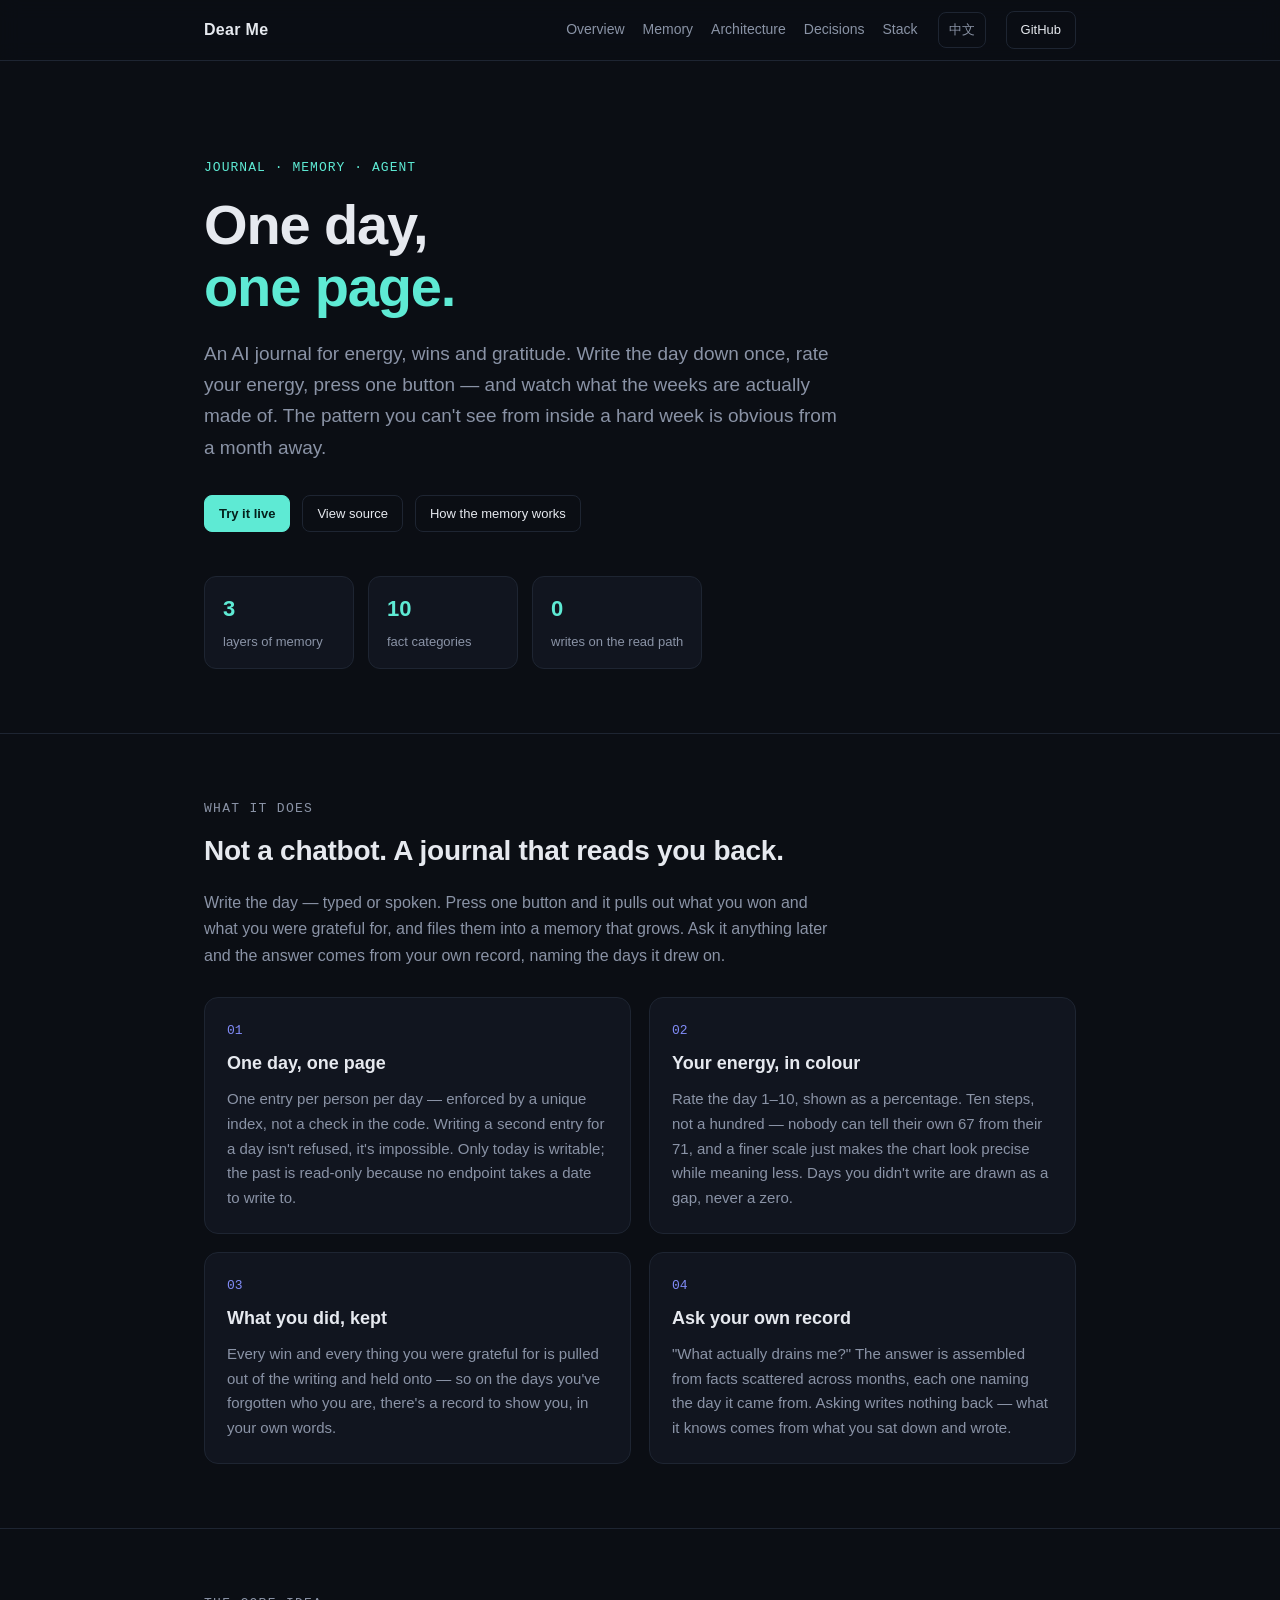
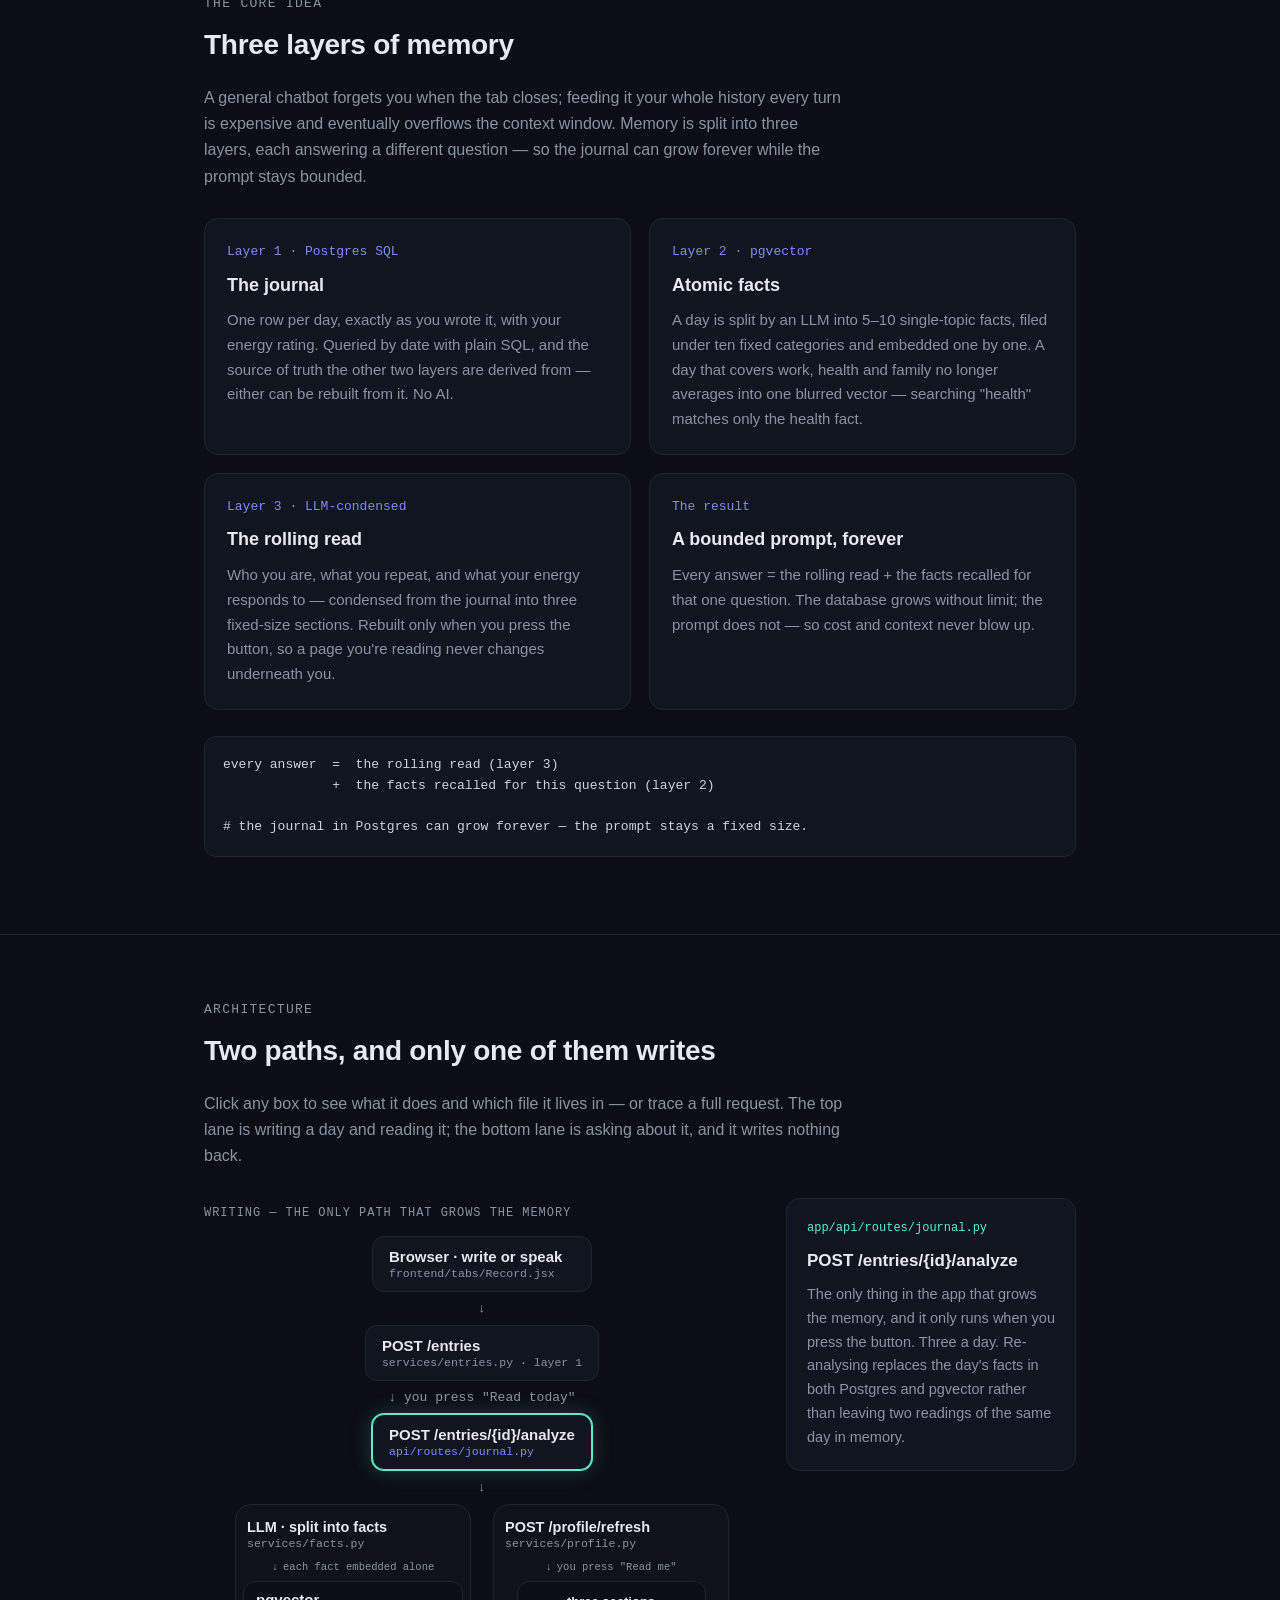
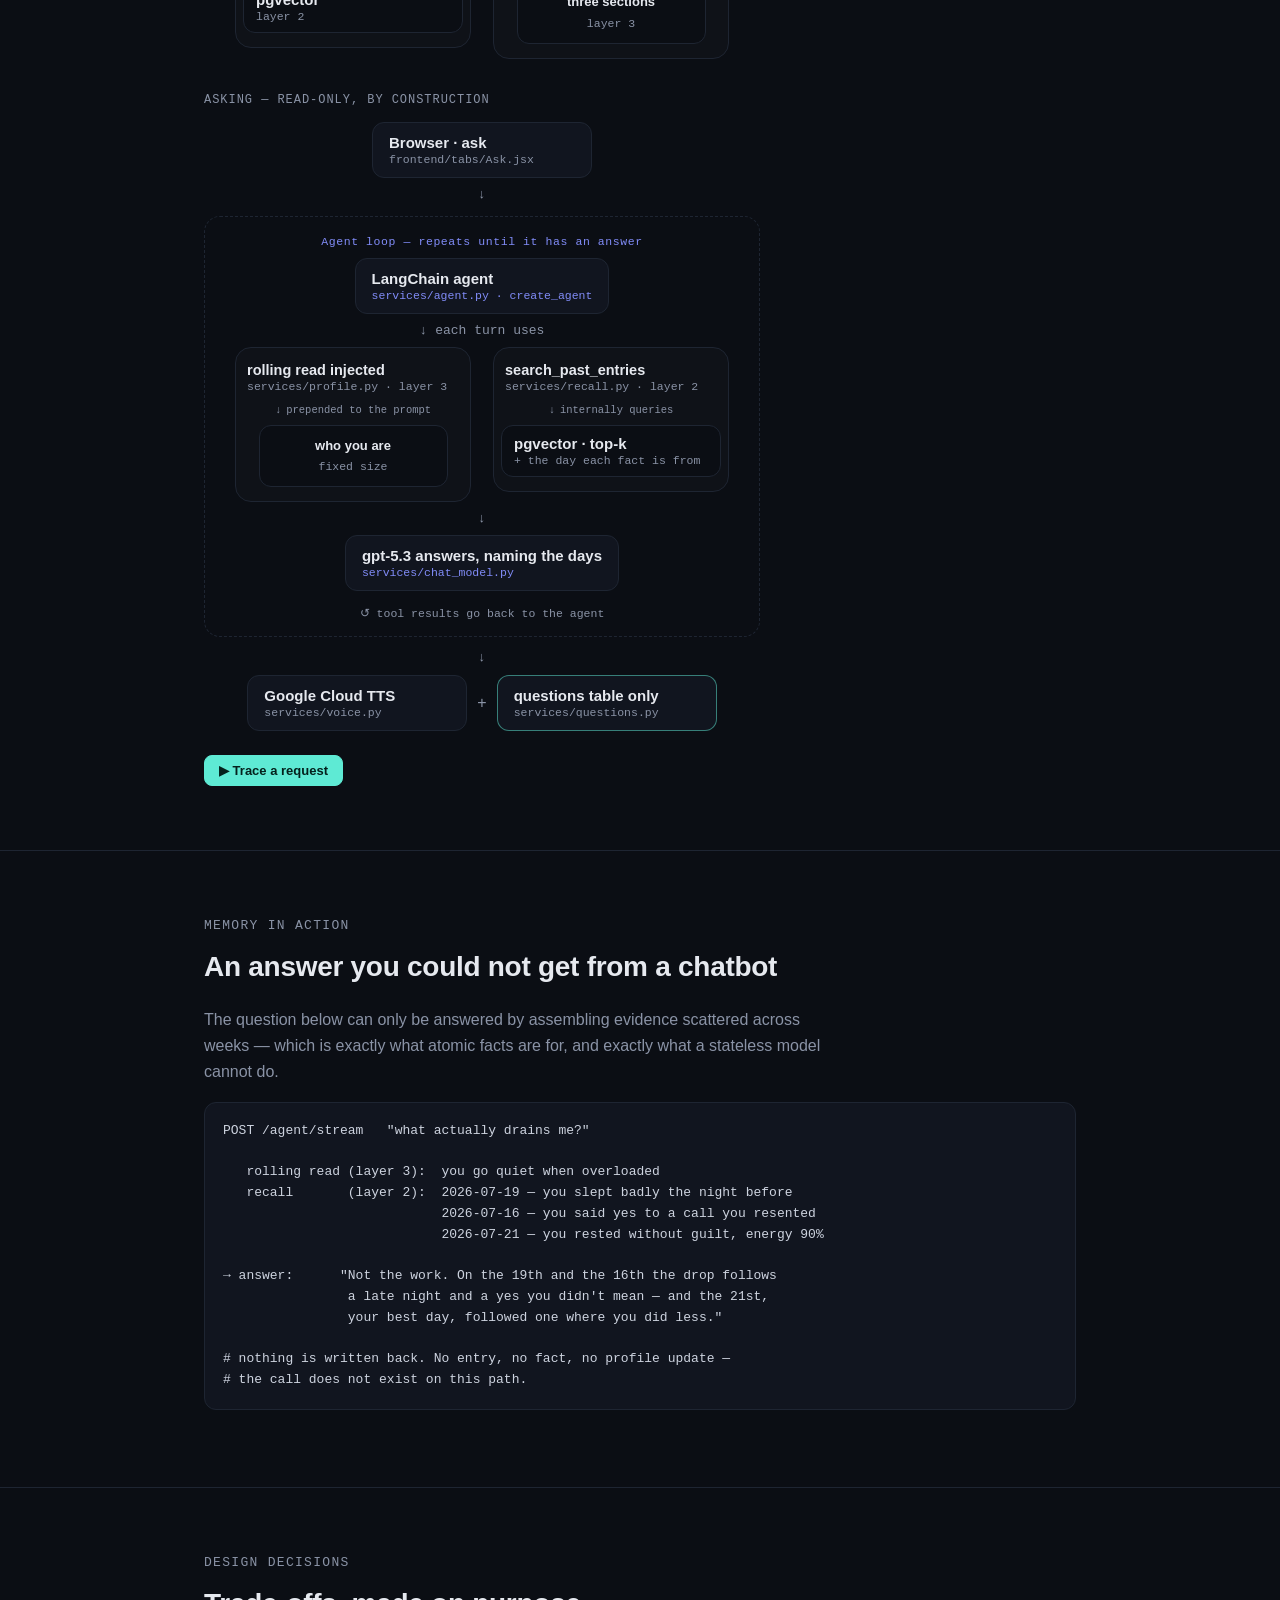
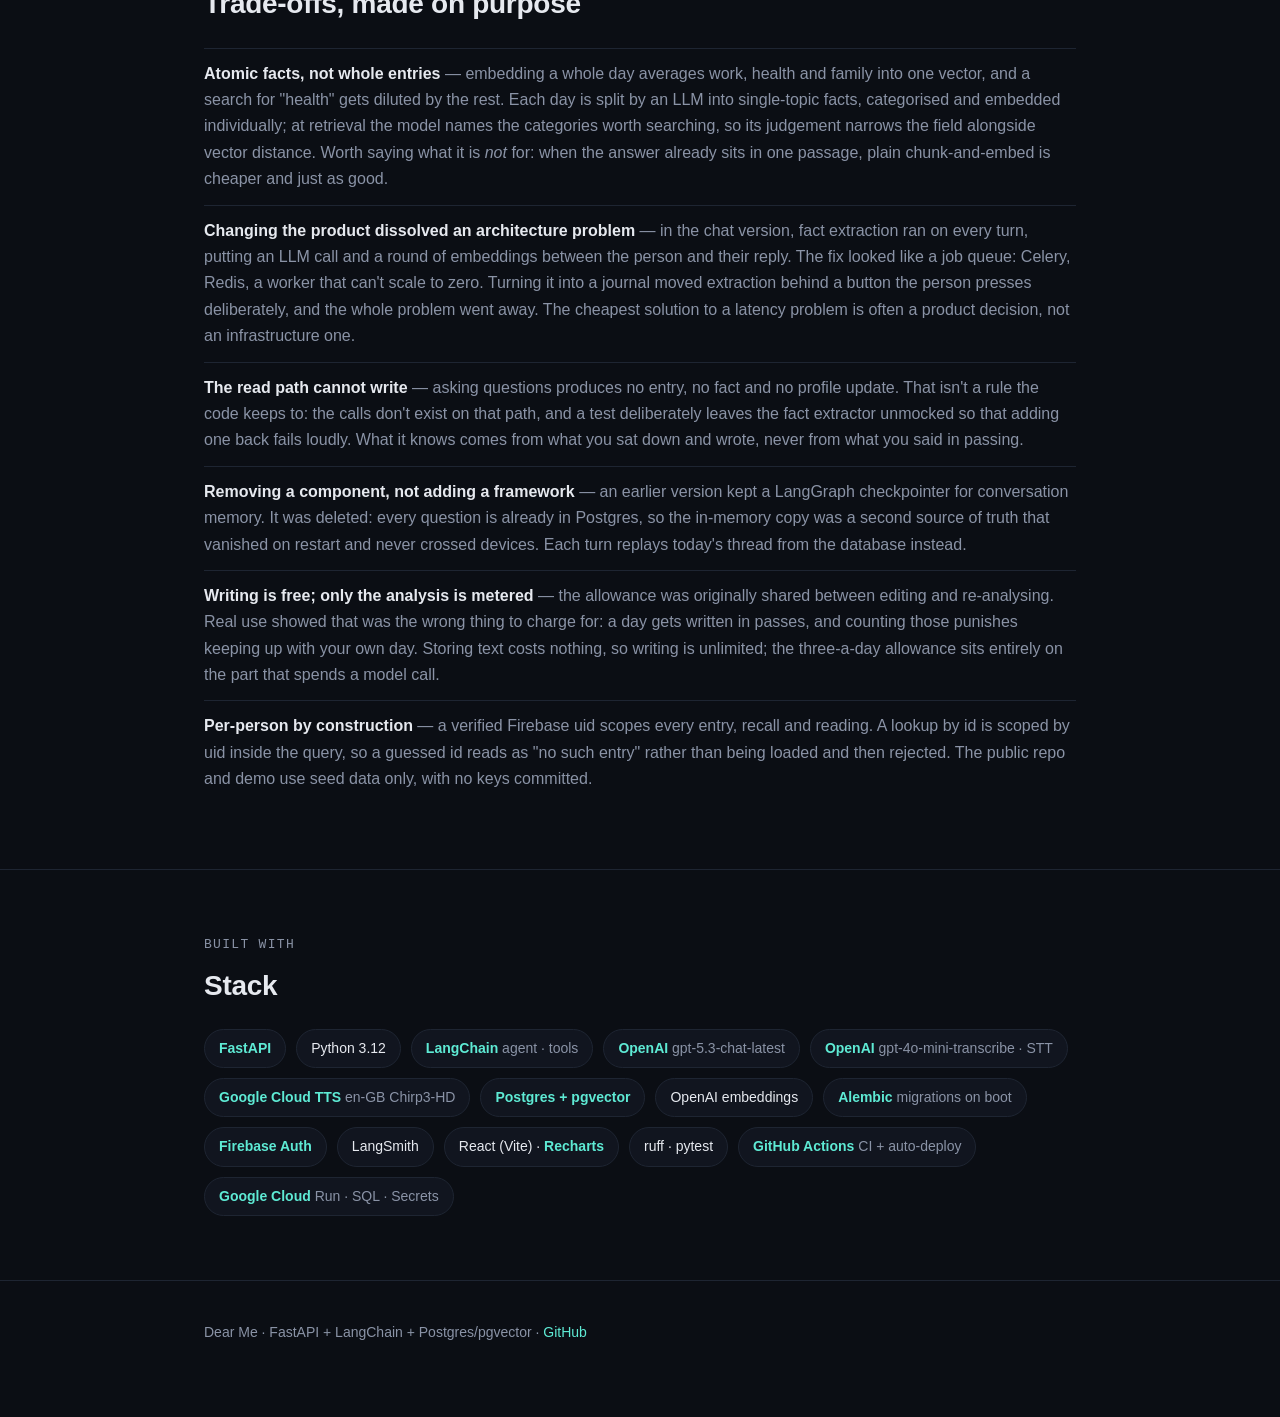
<file: docs/index.html>
<!doctype html>
<html lang="en" data-lang="en">
<head>
<meta charset="utf-8">
<meta name="viewport" content="width=device-width, initial-scale=1">
<title>Dear Me</title>
<meta name="description" content="An AI journal for energy, wins and gratitude. One day, one page — with three layers of memory so the record grows forever while every prompt stays bounded. FastAPI, LangChain, Postgres + pgvector.">
<link rel="icon" href="data:image/svg+xml,<svg xmlns='http://www.w3.org/2000/svg' viewBox='0 0 100 100'><text y='.9em' font-size='90'>🕯</text></svg>">
<style>
  :root{
    --bg:#0b0e14; --panel:#11151f; --line:#1e2532; --text:#e6e9ef;
    --muted:#8a93a6; --accent:#5eead4; --accent2:#818cf8; --mono:ui-monospace,SFMono-Regular,Menlo,monospace;
  }
  *{box-sizing:border-box}
  html{scroll-behavior:smooth}
  body{margin:0;background:var(--bg);color:var(--text);
    font-family:-apple-system,BlinkMacSystemFont,"Segoe UI",Roboto,"Noto Sans TC",sans-serif;
    line-height:1.65;-webkit-font-smoothing:antialiased}
  a{color:inherit;text-decoration:none}
  .wrap{max-width:920px;margin:0 auto;padding:0 24px}
  /* nav */
  nav{position:sticky;top:0;z-index:10;backdrop-filter:blur(10px);
    background:rgba(11,14,20,.8);border-bottom:1px solid var(--line)}
  .nav{display:flex;align-items:center;gap:20px;height:60px}
  .brand{font-weight:700;letter-spacing:.02em}
  .brand span{color:var(--accent)}
  .nav .links{display:flex;gap:18px;margin-left:auto;font-size:14px;color:var(--muted)}
  .nav .links a:hover{color:var(--text)}
  .btn{border:1px solid var(--line);padding:7px 14px;border-radius:8px;font-size:13px;color:var(--text)}
  .btn:hover{border-color:var(--accent)}
  .btn.primary{background:var(--accent);color:#04211c;border-color:var(--accent);font-weight:600}
  .langtoggle{cursor:pointer;font-size:13px;color:var(--muted);border:1px solid var(--line);
    padding:6px 10px;border-radius:8px}
  .langtoggle:hover{color:var(--text)}
  @media(max-width:760px){.nav .links{display:none}}
  /* hero */
  header{padding:96px 0 64px;border-bottom:1px solid var(--line)}
  .kicker{font-family:var(--mono);font-size:13px;color:var(--accent);letter-spacing:.08em;text-transform:uppercase}
  h1{font-size:clamp(34px,6vw,56px);line-height:1.1;margin:16px 0 20px;letter-spacing:-.02em}
  h1 em{font-style:normal;color:var(--accent)}
  .lede{font-size:19px;color:var(--muted);max-width:640px}
  .cta{display:flex;gap:12px;margin-top:32px;flex-wrap:wrap}
  .metrics{display:flex;gap:14px;margin-top:44px;flex-wrap:wrap}
  .metric{border:1px solid var(--line);background:var(--panel);border-radius:12px;padding:14px 18px;min-width:150px}
  .metric b{display:block;font-size:22px;color:var(--accent)}
  .metric span{font-size:13px;color:var(--muted)}
  /* sections */
  section{padding:64px 0;border-bottom:1px solid var(--line)}
  .sec-h{font-family:var(--mono);font-size:13px;color:var(--muted);letter-spacing:.1em;text-transform:uppercase;margin-bottom:8px}
  h2{font-size:28px;margin:0 0 14px;letter-spacing:-.01em}
  .grid{display:grid;grid-template-columns:1fr 1fr;gap:18px;margin-top:28px}
  @media(max-width:760px){.grid{grid-template-columns:1fr}}
  .card{border:1px solid var(--line);background:var(--panel);border-radius:14px;padding:22px}
  .card .n{font-family:var(--mono);color:var(--accent2);font-size:13px}
  .card h3{margin:8px 0 8px;font-size:18px}
  .card p{margin:0;color:var(--muted);font-size:15px}
  code,pre{font-family:var(--mono)}
  pre{background:var(--panel);border:1px solid var(--line);border-radius:12px;padding:18px;
    overflow-x:auto;font-size:13px;color:#cdd3df;line-height:1.6}
  .flow{color:var(--muted);font-size:13.5px}
  .stack{display:flex;flex-wrap:wrap;gap:10px;margin-top:20px}
  .chip{border:1px solid var(--line);background:var(--panel);border-radius:999px;padding:7px 14px;font-size:14px}
  .chip b{color:var(--accent)}
  ul.clean{list-style:none;padding:0;margin:20px 0 0}
  ul.clean li{padding:12px 0;border-top:1px solid var(--line);color:var(--muted)}
  ul.clean li b{color:var(--text)}
  footer{padding:40px 0 64px;color:var(--muted);font-size:14px}
  /* architecture diagram */
  .archwrap{display:grid;grid-template-columns:1fr 290px;gap:26px;margin-top:28px}
  @media(max-width:760px){.archwrap{grid-template-columns:1fr}}
  .diagram{display:flex;flex-direction:column;align-items:center;gap:6px}
  .lane-h{font-family:var(--mono);font-size:12px;letter-spacing:.08em;text-transform:uppercase;
    color:var(--muted);align-self:flex-start;margin:6px 0}
  .node{appearance:none;font-family:inherit;text-align:center;cursor:pointer;color:var(--text);
    background:var(--panel);border:1px solid var(--line);border-radius:12px;padding:11px 16px;
    min-width:220px;display:flex;flex-direction:column;gap:2px;
    transition:border-color .2s,box-shadow .2s,transform .1s}
  .node b{font-size:15px}
  .node small{font-family:var(--mono);font-size:11.5px;color:var(--muted)}
  .node:hover{border-color:var(--accent)}
  .node.active{border-color:var(--accent);box-shadow:0 0 0 1px var(--accent),0 0 22px rgba(94,234,212,.22);transform:translateY(-1px)}
  .node.hot small{color:var(--accent2)}
  .node.done{border-color:rgba(94,234,212,.5)}
  .node.ghost{min-width:0;padding:8px 12px;background:transparent;cursor:default}
  .node.ghost b{font-size:13px;font-weight:600}
  .v{color:var(--muted);font-size:13px;font-family:var(--mono)}
  .arr{color:var(--muted)}
  .row3{display:flex;gap:10px;align-items:center;flex-wrap:wrap;justify-content:center}
  .row2{display:flex;gap:22px;flex-wrap:wrap;justify-content:center;align-items:flex-start}
  .branch{display:flex;flex-direction:column;align-items:center;gap:6px}
  /* nested "shell wraps internals" box: a tool's outer interface containing
     what it actually does inside — one box inside another, not two peers */
  .toolbox{width:236px;border:1.5px solid var(--line);border-radius:16px;
    padding:12px 12px 14px;display:flex;flex-direction:column;align-items:center;gap:2px;
    background:rgba(255,255,255,.014)}
  .toolbox .outer{width:100%;border:none;background:transparent;padding:2px 4px 6px;text-align:center}
  .toolbox .outer b{font-size:14.5px}
  .toolbox .connector{display:flex;align-items:center;gap:5px;font-family:var(--mono);
    font-size:10.5px;color:var(--muted);margin:1px 0 3px}
  .toolbox .inner{width:90%;padding:9px 12px;background:var(--bg)}
  .loopbox{border:1px dashed var(--line);border-radius:16px;padding:16px 16px 12px;margin:4px 0;width:100%;
    max-width:560px;display:flex;flex-direction:column;align-items:center;gap:6px}
  .looplabel{font-family:var(--mono);font-size:11.5px;letter-spacing:.05em;color:var(--accent2)}
  .loopback{font-family:var(--mono);font-size:11.5px;color:var(--muted);margin-top:8px}
  .detail{border:1px solid var(--line);background:var(--panel);border-radius:14px;padding:20px;
    align-self:start;position:sticky;top:76px}
  .detail .dt-file{font-family:var(--mono);font-size:12px;color:var(--accent);margin-bottom:8px;word-break:break-all}
  .detail h3{margin:0 0 8px;font-size:17px}
  .detail p{margin:0;color:var(--muted);font-size:14.5px}
  .hide{display:none!important}
</style>
</head>
<body>
<nav><div class="wrap nav">
  <div class="brand">Dear Me</div>
  <div class="links">
    <a href="#overview" data-en="Overview" data-zh="總覽"></a>
    <a href="#memory" data-en="Memory" data-zh="記憶"></a>
    <a href="#architecture" data-en="Architecture" data-zh="架構"></a>
    <a href="#decisions" data-en="Decisions" data-zh="設計決策"></a>
    <a href="#stack" data-en="Stack" data-zh="技術"></a>
  </div>
  <span class="langtoggle" id="langBtn">中文</span>
  <a class="btn" id="ghBtn" href="https://github.com/srichsun/dearme" target="_blank" rel="noopener">GitHub</a>
</div></nav>

<header><div class="wrap">
  <div class="kicker" data-en="Journal · Memory · Agent" data-zh="日記 · 記憶 · Agent"></div>
  <h1 data-en="One day,<br><em>one page.</em>" data-zh="一天，<br><em>一頁。</em>"></h1>
  <p class="lede" data-en="An AI journal for energy, wins and gratitude. Write the day down once, rate your energy, press one button — and watch what the weeks are actually made of. The pattern you can't see from inside a hard week is obvious from a month away." data-zh="一個關於能量、勝利與感恩的 AI 日記。把一天寫下來一次、給能量打個分數、按一個按鈕 —— 然後看清楚這幾週到底是由什麼組成的。在難熬的那一週裡看不見的模式，從一個月的距離看回去會非常明顯。"></p>
  <div class="cta">
    <a class="btn primary" href="https://heydearmyself.com" target="_blank" rel="noopener" data-en="Try it live" data-zh="線上試用"></a>
    <a class="btn" href="https://github.com/srichsun/dearme" target="_blank" rel="noopener" data-en="View source" data-zh="看原始碼"></a>
    <a class="btn" href="#memory" data-en="How the memory works" data-zh="記憶怎麼運作"></a>
  </div>
  <div class="metrics">
    <div class="metric"><b>3</b><span data-en="layers of memory" data-zh="層記憶"></span></div>
    <div class="metric"><b>10</b><span data-en="fact categories" data-zh="事實分類"></span></div>
    <div class="metric"><b>0</b><span data-en="writes on the read path" data-zh="讀取路徑的寫入"></span></div>
  </div>
</div></header>

<section id="overview"><div class="wrap">
  <div class="sec-h" data-en="What it does" data-zh="它在做什麼"></div>
  <h2 data-en="Not a chatbot. A journal that reads you back." data-zh="不是聊天機器人。是一本會把你讀回去的日記。"></h2>
  <p class="lede" style="font-size:16px" data-en="Write the day — typed or spoken. Press one button and it pulls out what you won and what you were grateful for, and files them into a memory that grows. Ask it anything later and the answer comes from your own record, naming the days it drew on." data-zh="把一天寫下來 —— 打字或用講的。按一個按鈕，它抽出你今天贏了什麼、對什麼心懷感激，存進一份會長大的記憶。之後隨時可以問它問題，答案來自你自己的紀錄，而且會說出是哪幾天。"></p>
  <div class="grid">
    <div class="card"><div class="n">01</div>
      <h3 data-en="One day, one page" data-zh="一天，一頁"></h3>
      <p data-en="One entry per person per day — enforced by a unique index, not a check in the code. Writing a second entry for a day isn't refused, it's impossible. Only today is writable; the past is read-only because no endpoint takes a date to write to." data-zh="一個人一天一篇 —— 由 unique 索引擋住，不是靠程式碼判斷。同一天想寫第二篇不是被拒絕，是不可能。只有今天可寫；過去唯讀，因為根本沒有 endpoint 收「要寫哪一天」。"></p></div>
    <div class="card"><div class="n">02</div>
      <h3 data-en="Your energy, in colour" data-zh="你的能量，用顏色看"></h3>
      <p data-en="Rate the day 1–10, shown as a percentage. Ten steps, not a hundred — nobody can tell their own 67 from their 71, and a finer scale just makes the chart look precise while meaning less. Days you didn't write are drawn as a gap, never a zero." data-zh="給一天打 1–10 分，顯示成百分比。十段而不是一百段 —— 沒有人分得出自己是 67 還是 71，刻度細過判斷力只會讓圖表看起來精確、意義卻變少。沒寫的日子畫成空白，不是 0。"></p></div>
    <div class="card"><div class="n">03</div>
      <h3 data-en="What you did, kept" data-zh="你做到的事，被留下來"></h3>
      <p data-en="Every win and every thing you were grateful for is pulled out of the writing and held onto — so on the days you've forgotten who you are, there's a record to show you, in your own words." data-zh="每一個勝利、每一件你心懷感激的事，都會從文字裡被抽出來留住 —— 所以在你忘記自己是誰的那些日子，有一份紀錄能用你自己的話說給你聽。"></p></div>
    <div class="card"><div class="n">04</div>
      <h3 data-en="Ask your own record" data-zh="問你自己的紀錄"></h3>
      <p data-en="&quot;What actually drains me?&quot; The answer is assembled from facts scattered across months, each one naming the day it came from. Asking writes nothing back — what it knows comes from what you sat down and wrote." data-zh="「到底什麼在消耗我？」答案是從散落好幾個月的事實裡組裝出來的，每一條都會說出它來自哪一天。問問題不會寫回任何東西 —— 它對你的認識，只來自你坐下來寫的內容。"></p></div>
  </div>
</div></section>

<section id="memory"><div class="wrap">
  <div class="sec-h" data-en="The core idea" data-zh="核心概念"></div>
  <h2 data-en="Three layers of memory" data-zh="三層記憶"></h2>
  <p class="lede" style="font-size:16px" data-en="A general chatbot forgets you when the tab closes; feeding it your whole history every turn is expensive and eventually overflows the context window. Memory is split into three layers, each answering a different question — so the journal can grow forever while the prompt stays bounded." data-zh="一般聊天機器人在你關掉分頁時就把你忘了；每一輪都塞整段歷史又貴、最後還會撐爆 context。這裡把記憶拆成三層，每層回答不同的問題 —— 所以日記能無限長，prompt 卻維持有上限。"></p>
  <div class="grid">
    <div class="card"><div class="n" data-en="Layer 1 · Postgres SQL" data-zh="第 1 層 · Postgres SQL"></div>
      <h3 data-en="The journal" data-zh="日記本身"></h3>
      <p data-en="One row per day, exactly as you wrote it, with your energy rating. Queried by date with plain SQL, and the source of truth the other two layers are derived from — either can be rebuilt from it. No AI." data-zh="一天一列，原封不動就是你寫的內容，加上你的能量評分。用純 SQL 依日期查詢，也是另外兩層衍生的真相來源 —— 兩層都能從它重建。不用 AI。"></p></div>
    <div class="card"><div class="n" data-en="Layer 2 · pgvector" data-zh="第 2 層 · pgvector"></div>
      <h3 data-en="Atomic facts" data-zh="原子事實"></h3>
      <p data-en="A day is split by an LLM into 5–10 single-topic facts, filed under ten fixed categories and embedded one by one. A day that covers work, health and family no longer averages into one blurred vector — searching &quot;health&quot; matches only the health fact." data-zh="一天由 LLM 拆成 5–10 條單一主題的事實，歸進十個固定分類、各自 embedding。同時提到工作、健康、家人的一天，不再被平均成一組模糊的向量 —— 搜「健康」只會命中健康那一條。"></p></div>
    <div class="card"><div class="n" data-en="Layer 3 · LLM-condensed" data-zh="第 3 層 · LLM 濃縮"></div>
      <h3 data-en="The rolling read" data-zh="滾動摘要"></h3>
      <p data-en="Who you are, what you repeat, and what your energy responds to — condensed from the journal into three fixed-size sections. Rebuilt only when you press the button, so a page you're reading never changes underneath you." data-zh="你是怎樣的人、你重複做什麼、你的能量對什麼有反應 —— 從日記濃縮成三個固定大小的段落。只有你按了才重建，所以你正在讀的那一頁不會在眼皮底下變掉。"></p></div>
    <div class="card"><div class="n" data-en="The result" data-zh="結果"></div>
      <h3 data-en="A bounded prompt, forever" data-zh="永遠有上限的 prompt"></h3>
      <p data-en="Every answer = the rolling read + the facts recalled for that one question. The database grows without limit; the prompt does not — so cost and context never blow up." data-zh="每個回答 = 滾動摘要 + 為那一個問題撈回來的事實。資料庫無限成長，prompt 不會 —— 所以成本和 context 永遠不會爆。"></p></div>
  </div>
<pre style="margin-top:26px" data-en="every answer  =  the rolling read (layer 3)
              +  the facts recalled for this question (layer 2)

# the journal in Postgres can grow forever — the prompt stays a fixed size." data-zh="每個回答  =  滾動摘要（第 3 層）
          +  為這個問題撈回來的事實（第 2 層）

# Postgres 裡的日記可以無限長 —— prompt 維持固定大小。"></pre>
</div></section>

<section id="architecture"><div class="wrap">
  <div class="sec-h" data-en="Architecture" data-zh="架構"></div>
  <h2 data-en="Two paths, and only one of them writes" data-zh="兩條路徑，只有一條會寫入"></h2>
  <p class="lede" style="font-size:16px" data-en="Click any box to see what it does and which file it lives in — or trace a full request. The top lane is writing a day and reading it; the bottom lane is asking about it, and it writes nothing back." data-zh="點任一方塊看它做什麼、在哪個檔案 —— 或追蹤一次完整請求。上半是寫下一天並讀它；下半是問它問題，而且什麼都不會寫回去。"></p>

  <div class="archwrap">
    <div class="diagram">
      <div class="lane-h" data-en="Writing — the only path that grows the memory" data-zh="寫入 —— 唯一會讓記憶長大的路徑"></div>
      <button class="node" data-node="write"><b>Browser · write or speak</b><small>frontend/tabs/Record.jsx</small></button>
      <span class="v">↓</span>
      <button class="node" data-node="entries"><b>POST /entries</b><small>services/entries.py · layer 1</small></button>
      <span class="v">↓ <span data-en="you press &quot;Read today&quot;" data-zh="你按下「Read today」"></span></span>
      <button class="node hot" data-node="analyze"><b>POST /entries/{id}/analyze</b><small>api/routes/journal.py</small></button>
      <span class="v">↓</span>
      <div class="row2">
        <div class="branch">
          <div class="toolbox">
            <button class="node outer" data-node="split"><b>LLM · split into facts</b><small>services/facts.py</small></button>
            <div class="connector">↓ <span data-en="each fact embedded alone" data-zh="每條事實各自 embedding"></span></div>
            <button class="node inner" data-node="pgv"><b>pgvector</b><small>layer 2</small></button>
          </div>
        </div>
        <div class="branch">
          <div class="toolbox">
            <button class="node outer" data-node="reread"><b>POST /profile/refresh</b><small>services/profile.py</small></button>
            <div class="connector">↓ <span data-en="you press &quot;Read me&quot;" data-zh="你按下「Read me」"></span></div>
            <div class="node ghost inner"><b data-en="three sections" data-zh="三個段落"></b><small data-en="layer 3" data-zh="第 3 層"></small></div>
          </div>
        </div>
      </div>

      <div class="lane-h" style="margin-top:26px" data-en="Asking — read-only, by construction" data-zh="提問 —— 結構上就只能讀"></div>
      <button class="node" data-node="ask"><b>Browser · ask</b><small>frontend/tabs/Ask.jsx</small></button>
      <span class="v">↓</span>
      <div class="loopbox">
        <div class="looplabel" data-en="Agent loop — repeats until it has an answer" data-zh="Agent 迴圈 — 重複到有答案為止"></div>
        <button class="node hot" data-node="agent"><b>LangChain agent</b><small>services/agent.py · create_agent</small></button>
        <span class="v">↓ <span data-en="each turn uses" data-zh="每一輪用到"></span></span>
        <div class="row2">
          <div class="branch">
            <div class="toolbox">
              <button class="node outer" data-node="profileinj"><b>rolling read injected</b><small>services/profile.py · layer 3</small></button>
              <div class="connector">↓ <span data-en="prepended to the prompt" data-zh="接到 prompt 前面"></span></div>
              <div class="node ghost inner"><b data-en="who you are" data-zh="你是誰"></b><small data-en="fixed size" data-zh="固定大小"></small></div>
            </div>
          </div>
          <div class="branch">
            <div class="toolbox">
              <button class="node outer" data-node="recall"><b>search_past_entries</b><small>services/recall.py · layer 2</small></button>
              <div class="connector">↓ <span data-en="internally queries" data-zh="內部查詢"></span></div>
              <button class="node inner" data-node="pgvread"><b>pgvector · top-k</b><small>+ the day each fact is from</small></button>
            </div>
          </div>
        </div>
        <span class="v">↓</span>
        <button class="node hot" data-node="llm"><b>gpt-5.3 answers, naming the days</b><small>services/chat_model.py</small></button>
        <div class="loopback" data-en="↺ tool results go back to the agent" data-zh="↺ 工具結果送回 agent"></div>
      </div>
      <span class="v">↓</span>
      <div class="row3">
        <button class="node" data-node="tts"><b>Google Cloud TTS</b><small>services/voice.py</small></button>
        <span class="arr">+</span>
        <button class="node done" data-node="record"><b>questions table only</b><small>services/questions.py</small></button>
      </div>
    </div>

    <aside class="detail">
      <div class="dt-file" id="dtFile"></div>
      <h3 id="dtTitle"></h3>
      <p id="dtBody"></p>
    </aside>
  </div>

  <button class="btn primary" id="traceBtn" style="margin-top:24px" data-en="▶ Trace a request" data-zh="▶ 追蹤一次請求"></button>
</div></section>

<section id="conversation"><div class="wrap">
  <div class="sec-h" data-en="Memory in action" data-zh="記憶實際運作"></div>
  <h2 data-en="An answer you could not get from a chatbot" data-zh="聊天機器人給不出來的答案"></h2>
  <p class="lede" style="font-size:16px" data-en="The question below can only be answered by assembling evidence scattered across weeks — which is exactly what atomic facts are for, and exactly what a stateless model cannot do." data-zh="下面這個問題，只能靠把散落好幾週的線索組裝起來才回答得了 —— 那正是原子事實存在的理由，也正是無狀態模型做不到的事。"></p>
<pre data-en="POST /agent/stream   &quot;what actually drains me?&quot;

   rolling read (layer 3):  you go quiet when overloaded
   recall       (layer 2):  2026-07-19 — you slept badly the night before
                            2026-07-16 — you said yes to a call you resented
                            2026-07-21 — you rested without guilt, energy 90%

→ answer:      &quot;Not the work. On the 19th and the 16th the drop follows
                a late night and a yes you didn't mean — and the 21st,
                your best day, followed one where you did less.&quot;

# nothing is written back. No entry, no fact, no profile update —
# the call does not exist on this path." data-zh="POST /agent/stream   「到底什麼在消耗我？」

   滾動摘要（第 3 層）：你一超載就會安靜下來
   回想    （第 2 層）：2026-07-19 — 前一晚沒睡好
                       2026-07-16 — 你答應了一件其實不想答應的事
                       2026-07-21 — 你沒有罪惡感地休息了，能量 90%

→ 回答：      「不是工作。19 號跟 16 號的下墜，前面都接著一個晚睡
                和一個違心的答應 —— 而你最好的那天 21 號，前一天
                你做得比較少。」

# 什麼都不會寫回去。不產生日記、不產生事實、不更新摘要 ——
# 這條路徑上根本不存在那個呼叫。"></pre>
</div></section>

<section id="decisions"><div class="wrap">
  <div class="sec-h" data-en="Design decisions" data-zh="設計決策"></div>
  <h2 data-en="Trade-offs, made on purpose" data-zh="刻意做的取捨"></h2>
  <ul class="clean">
    <li data-en="<b>Atomic facts, not whole entries</b> — embedding a whole day averages work, health and family into one vector, and a search for &quot;health&quot; gets diluted by the rest. Each day is split by an LLM into single-topic facts, categorised and embedded individually; at retrieval the model names the categories worth searching, so its judgement narrows the field alongside vector distance. Worth saying what it is <i>not</i> for: when the answer already sits in one passage, plain chunk-and-embed is cheaper and just as good." data-zh="<b>存原子事實，不是整篇日記</b> —— 把一整天拿去 embedding，會把工作、健康、家人平均成一組向量，搜「健康」就被其他主題稀釋。現在每天由 LLM 拆成單一主題的事實，分類後各自 embedding；檢索時模型會指名該搜哪些分類，讓它的判斷和向量距離一起收斂範圍。也要說清楚它<i>不適合</i>什麼：如果答案本來就在某一段文字裡，直接切塊 embedding 更便宜、效果一樣好。"></li>
    <li data-en="<b>Changing the product dissolved an architecture problem</b> — in the chat version, fact extraction ran on every turn, putting an LLM call and a round of embeddings between the person and their reply. The fix looked like a job queue: Celery, Redis, a worker that can't scale to zero. Turning it into a journal moved extraction behind a button the person presses deliberately, and the whole problem went away. The cheapest solution to a latency problem is often a product decision, not an infrastructure one." data-zh="<b>改產品直接讓一個架構問題消失</b> —— 在聊天版裡，事實抽取每輪都要跑，等於在人跟他的回覆之間插進一次 LLM 呼叫加一輪 embedding。解法看起來會是任務佇列：Celery、Redis、一個不能縮到零的常駐 worker。改成日記之後，抽取被移到使用者主動按的按鈕後面，整個問題就沒了。延遲問題最便宜的解法，常常是產品決定，不是基礎設施。"></li>
    <li data-en="<b>The read path cannot write</b> — asking questions produces no entry, no fact and no profile update. That isn't a rule the code keeps to: the calls don't exist on that path, and a test deliberately leaves the fact extractor unmocked so that adding one back fails loudly. What it knows comes from what you sat down and wrote, never from what you said in passing." data-zh="<b>讀取路徑沒有寫入能力</b> —— 問問題不會產生日記、事實或摘要更新。這不是靠規矩守住的：那條路徑上根本不存在那些呼叫，而且有一個測試刻意不去 mock 事實抽取器，所以哪天有人加回來，測試會直接大聲失敗。它對你的認識，只來自你坐下來寫的內容。"></li>
    <li data-en="<b>Removing a component, not adding a framework</b> — an earlier version kept a LangGraph checkpointer for conversation memory. It was deleted: every question is already in Postgres, so the in-memory copy was a second source of truth that vanished on restart and never crossed devices. Each turn replays today's thread from the database instead." data-zh="<b>移除元件，而不是多加框架</b> —— 早期版本用 LangGraph 的 checkpointer 存對話記憶。後來刪掉了：每個問題本來就在 Postgres 裡，記憶體那份等於第二個真相來源，重啟就消失、也跨不了裝置。現在每一輪都直接從資料庫重放今天的對話。"></li>
    <li data-en="<b>Writing is free; only the analysis is metered</b> — the allowance was originally shared between editing and re-analysing. Real use showed that was the wrong thing to charge for: a day gets written in passes, and counting those punishes keeping up with your own day. Storing text costs nothing, so writing is unlimited; the three-a-day allowance sits entirely on the part that spends a model call." data-zh="<b>寫日記免費，只有分析計次</b> —— 額度原本是編輯跟重跑分析共用。真的用起來才發現那是收錯了錢：一天是分好幾次寫完的，計次等於在懲罰你跟上自己的日子。存文字不花錢，所以寫日記無限次；一天三次的額度整個落在那個會花掉一次模型呼叫的動作上。"></li>
    <li data-en="<b>Per-person by construction</b> — a verified Firebase uid scopes every entry, recall and reading. A lookup by id is scoped by uid inside the query, so a guessed id reads as &quot;no such entry&quot; rather than being loaded and then rejected. The public repo and demo use seed data only, with no keys committed." data-zh="<b>設計上就逐人隔離</b> —— 驗過的 Firebase uid 把每篇日記、每次檢索、那份摘要都綁到本人。用 id 查資料時 uid 是寫在查詢裡的，所以猜一個 id 的結果是「查無此筆」，而不是先載出來再拒絕。公開的 repo 與 demo 只用種子資料，不提交任何 key。"></li>
  </ul>
</div></section>

<section id="stack"><div class="wrap">
  <div class="sec-h" data-en="Built with" data-zh="使用技術"></div>
  <h2 data-en="Stack" data-zh="技術棧"></h2>
  <div class="stack">
    <div class="chip"><b>FastAPI</b></div>
    <div class="chip">Python 3.12</div>
    <div class="chip"><b>LangChain</b> <span style="color:var(--muted)">agent · tools</span></div>
    <div class="chip"><b>OpenAI</b> <span style="color:var(--muted)">gpt-5.3-chat-latest</span></div>
    <div class="chip"><b>OpenAI</b> <span style="color:var(--muted)">gpt-4o-mini-transcribe · STT</span></div>
    <div class="chip"><b>Google Cloud TTS</b> <span style="color:var(--muted)">en-GB Chirp3-HD</span></div>
    <div class="chip"><b>Postgres + pgvector</b></div>
    <div class="chip">OpenAI embeddings</div>
    <div class="chip"><b>Alembic</b> <span style="color:var(--muted)">migrations on boot</span></div>
    <div class="chip"><b>Firebase Auth</b></div>
    <div class="chip">LangSmith</div>
    <div class="chip">React (Vite) · <b>Recharts</b></div>
    <div class="chip">ruff · pytest</div>
    <div class="chip"><b>GitHub Actions</b> <span style="color:var(--muted)">CI + auto-deploy</span></div>
    <div class="chip"><b>Google Cloud</b> <span style="color:var(--muted)">Run · SQL · Secrets</span></div>
  </div>
</div></section>

<footer><div class="wrap">
  <span data-en="Dear Me · FastAPI + LangChain + Postgres/pgvector · " data-zh="Dear Me · FastAPI + LangChain + Postgres/pgvector · "></span>
  <a href="https://github.com/srichsun/dearme" target="_blank" rel="noopener" style="color:var(--accent)">GitHub</a>
</div></footer>

<script>
(function(){
  var lang = "en";
  var els = document.querySelectorAll("[data-en]");
  var currentNode = "analyze";

  // What each box does + which file it lives in. [title, description] per language.
  var NODES = {
    write:{file:"frontend/src/tabs/Record.jsx",
      en:["Browser · write or speak","Type the day, or dictate it — the transcript is appended, so an entry can be spoken in passes. Writing is unmetered: a day gets added to all day long, and storing text costs nothing."],
      zh:["瀏覽器 · 寫或用講的","打字寫下這一天，或用講的 —— 轉出來的文字會接在後面，所以一篇日記可以分好幾次講完。寫日記不計次：一天本來就是分次補上的，而且存文字不花錢。"]},
    entries:{file:"app/services/entries.py",
      en:["POST /entries — memory layer 1","One row per person per day, enforced by a unique index rather than a check in the service layer. Writing a second entry for a day isn't refused, it's impossible. The day is drawn in Taiwan time, because a UTC boundary would cut it at 8am local."],
      zh:["POST /entries —— 記憶第 1 層","一個人一天一列，由 unique 索引擋住，不是靠 service 層判斷。同一天寫第二篇不是被拒絕，是不可能。日期用台灣時間，因為 UTC 換日會在早上 8 點把一天切斷。"]},
    analyze:{file:"app/api/routes/journal.py",
      en:["POST /entries/{id}/analyze","The only thing in the app that grows the memory, and it only runs when you press the button. Three a day. Re-analysing replaces the day's facts in both Postgres and pgvector rather than leaving two readings of the same day in memory."],
      zh:["POST /entries/{id}/analyze","整個 App 裡唯一會讓記憶長大的動作，而且只有你按了才跑。一天三次。重跑分析會把那天的事實在 Postgres 跟 pgvector 兩邊都換掉，而不是讓同一天的兩種讀法同時留著。"]},
    split:{file:"app/services/facts.py",
      en:["LLM · split into atomic facts — layer 2","One structured-output call breaks the day into 5–10 single-topic facts, each filed under one of ten fixed categories — including &quot;wins&quot; and &quot;gratitude&quot;, which the record screen shows back day by day. The split is a rewrite, not a cut: &quot;work stalled but I ran anyway&quot; becomes a standalone &quot;you keep running even when exhausted&quot;, which still makes sense months later with no surrounding context."],
      zh:["LLM · 拆成原子事實 —— 第 2 層","一次 structured output 呼叫把一天拆成 5–10 條單一主題的事實，各自歸進十個固定分類之一 —— 包含紀錄頁每天會顯示的「wins」和「gratitude」。這個拆解是「改寫」不是「切開」：「工作卡住但我還是去跑了步」會變成獨立的「你很累的時候還是會去跑步」，幾個月後沒有上下文也讀得懂。"]},
    pgv:{file:"app/services/recall.py · PGVector",
      en:["pgvector — one vector per fact","Each fact is embedded on its own and keyed by its SQL row id, so re-indexing overwrites rather than duplicates. Splitting first is what keeps a search for one topic from being diluted by everything else written that day."],
      zh:["pgvector —— 一條事實一個向量","每條事實各自 embedding，用它的 SQL row id 當 key，所以重新索引是覆蓋不是重複。先拆開，才能讓搜某個主題時不被同一天寫的其他事稀釋。"]},
    reread:{file:"app/services/profile.py",
      en:["POST /profile/refresh — memory layer 3","Condenses the journal into three fixed-size sections: who you are, what you repeat, and what your energy responds to. Each day's energy rating goes in alongside its writing, so the energy section is read off the numbers you actually gave rather than guessed from the tone. Only ever runs when you ask — nothing refreshes in the background."],
      zh:["POST /profile/refresh —— 記憶第 3 層","把日記濃縮成三個固定大小的段落：你是誰、你重複做什麼、你的能量對什麼有反應。每天的能量分數會跟當天的文字一起餵進去，所以能量那段是讀你真的打的數字，不是從語氣猜的。只有你按了才跑 —— 背景不會偷偷更新。"]},
    ask:{file:"frontend/src/tabs/Ask.jsx",
      en:["Browser · ask","Ask anything about your own journal. The answer streams in token by token and can be read aloud. The thread is today's: tomorrow replays nothing, so no conversation runs on forever."],
      zh:["瀏覽器 · 提問","針對自己的日記問任何問題。回答逐字串流回來，也可以唸出來。對話串是「今天的」：明天不會重播任何東西，所以沒有對話會沒完沒了。"]},
    agent:{file:"app/services/agent.py",
      en:["LangChain agent","Built with create_agent, which runs the whole “think, maybe call a tool, repeat” loop. There is no checkpointer: today's thread is replayed from Postgres each turn, so nothing is lost on restart or when you switch devices. It has no persona and no name — a journal reading itself back needs a stance, not a character."],
      zh:["LangChain agent","用 create_agent 打造，它負責跑完整個「思考、可能呼叫工具、重複」的迴圈。這裡沒有 checkpointer：每一輪都從 Postgres 重播今天的對話，所以重啟或換裝置都不會掉。它沒有人設也沒有名字 —— 一本把你讀回去的日記需要的是立場，不是角色。"]},
    profileinj:{file:"app/services/profile.py",
      en:["Rolling read injected — layer 3","Before every answer, the three-section read of you is prepended to the prompt. It's LLM-condensed and fixed-size, so the answer is grounded in who you are without re-reading your whole history."],
      zh:["注入滾動摘要 —— 第 3 層","每次回答前，把那份三段式的「你是誰」接到 prompt 前面。它由 LLM 濃縮、大小固定，所以回答扎在你這個人身上，卻不用重讀整段歷史。"]},
    recall:{file:"app/services/recall.py",
      en:["search_past_entries — layer 2","The one tool it can call. Give it the current topic — and, optionally, which categories to look in — and it returns the most relevant atomic facts. The model choosing the categories is the point: its judgement narrows the field alongside vector distance, rather than leaving it to distance alone."],
      zh:["search_past_entries —— 第 2 層","它唯一能呼叫的工具。給它現在的主題，還可以指定要搜哪些分類，它回傳最相關的原子事實。讓模型自己挑分類是重點：它的判斷和向量距離一起收斂範圍，而不是全交給距離決定。"]},
    pgvread:{file:"app/services/recall.py · PGVector",
      en:["pgvector · top-k, stamped with the day","Runs inside the tool call above. Embeds the query, asks pgvector for the top-k closest facts filtered to you and to the categories asked for, then reads each fact's journal day from its SQL row — not from the vector metadata, so re-analysing a day never makes it cite the day it was re-read. Top-k is fixed, so the recalled slice stays constant however big the journal grows."],
      zh:["pgvector · top-k，並蓋上日期","這是在上面那次工具呼叫「裡面」跑的。把 query 轉成向量、向 pgvector 要最接近的 top-k 條事實（只限你本人、只限指定的分類），再從 SQL 那一列讀出每條事實屬於哪一天 —— 不是從向量的 metadata 讀，所以重新分析某一天，永遠不會讓它引用「重讀的那天」。top-k 固定，所以不管日記多大，回想的那一片都一樣大。"]},
    llm:{file:"app/services/chat_model.py",
      en:["gpt-5.3 answers, naming the days","With the rolling read and the recalled facts in hand, the model writes the answer and says which day each thing came from — &quot;on the 19th you wrote that…&quot;. That is the whole difference between asking this and asking a chatbot: the answer comes from your own record, and you can see where it came from. Claude is a supported alternative: set LLM_PROVIDER=anthropic."],
      zh:["gpt-5.3 回答，並說出是哪幾天","手上有滾動摘要和撈回來的事實之後，模型寫出回答，並說出每件事來自哪一天 ——「你 19 號寫過……」。這就是問它跟問聊天機器人的全部差別：答案來自你自己的紀錄，而且你看得到它從哪裡來。Claude 是支援的替代選項，設 LLM_PROVIDER=anthropic 即可。"]},
    tts:{file:"app/services/voice.py",
      en:["Google Cloud TTS · text → speech","The answer is read aloud in a genuinely British voice (en-GB-Chirp3-HD-Callirrhoe). Synthesis latency grows superlinearly with length, so the frontend splits it into ~220-character sentences and plays each while fetching the next — the first sound arrives in about a second. ElevenLabs and OpenAI TTS sit behind the same speak() call."],
      zh:["Google Cloud TTS · 文字轉語音","回答用真正的英國腔唸出來（en-GB-Chirp3-HD-Callirrhoe）。合成延遲隨長度超線性成長，所以前端把它切成約 220 字元的句子，播一段的同時去抓下一段 —— 第一聲大約 1 秒就出來。ElevenLabs 和 OpenAI TTS 在同一個 speak() 後面。"]},
    record:{file:"app/services/questions.py",
      en:["The questions table — and nothing else","The exchange is recorded so the thread survives a refresh, along with which journal days the search reached into. That is the only write on this path: no entry, no fact, no profile update. Not a rule the code keeps to — the calls do not exist here, and a test leaves the fact extractor unmocked so that adding one back fails loudly."],
      zh:["只有 questions 這張表","這次問答會被記下來，重新整理不會消失，並附上這次搜尋摸到哪幾天。這是這條路徑上唯一的寫入：不產生日記、不產生事實、不更新摘要。這不是靠規矩守住的 —— 那些呼叫在這裡根本不存在，而且有一個測試刻意不去 mock 事實抽取器，加回來就會大聲失敗。"]}
  };

  function renderDetail(id){
    var n = NODES[id]; if(!n) return;
    document.getElementById("dtFile").textContent = n.file;
    document.getElementById("dtTitle").textContent = n[lang][0];
    document.getElementById("dtBody").textContent = n[lang][1];
    document.querySelectorAll(".node").forEach(function(el){
      el.classList.toggle("active", el.getAttribute("data-node") === id);
    });
  }

  function apply(){
    document.documentElement.setAttribute("data-lang", lang);
    document.documentElement.lang = (lang==="zh") ? "zh-Hant" : "en";
    els.forEach(function(el){ el.innerHTML = el.getAttribute("data-"+lang); });
    document.getElementById("langBtn").textContent = (lang==="en") ? "中文" : "English";
    renderDetail(currentNode);
  }

  document.getElementById("langBtn").addEventListener("click", function(){
    lang = (lang==="en") ? "zh" : "en"; apply();
  });

  // Click a box → show its detail.
  document.querySelectorAll(".node[data-node]").forEach(function(el){
    el.addEventListener("click", function(){
      currentNode = el.getAttribute("data-node");
      renderDetail(currentNode);
    });
  });

  // Trace: light up the boxes along a real request, in order — writing a day
  // and reading it, then asking about it and writing nothing back.
  var TRACE = ["write","entries","analyze","split","pgv","reread",
               "ask","agent","profileinj","recall","pgvread","agent","llm","tts","record"];
  var timers = [];
  document.getElementById("traceBtn").addEventListener("click", function(){
    timers.forEach(clearTimeout); timers = [];
    TRACE.forEach(function(id, i){
      timers.push(setTimeout(function(){
        currentNode = id; renderDetail(id);
      }, i * 820));
    });
  });

  apply();
})();
</script>
</body>
</html>
</file>
